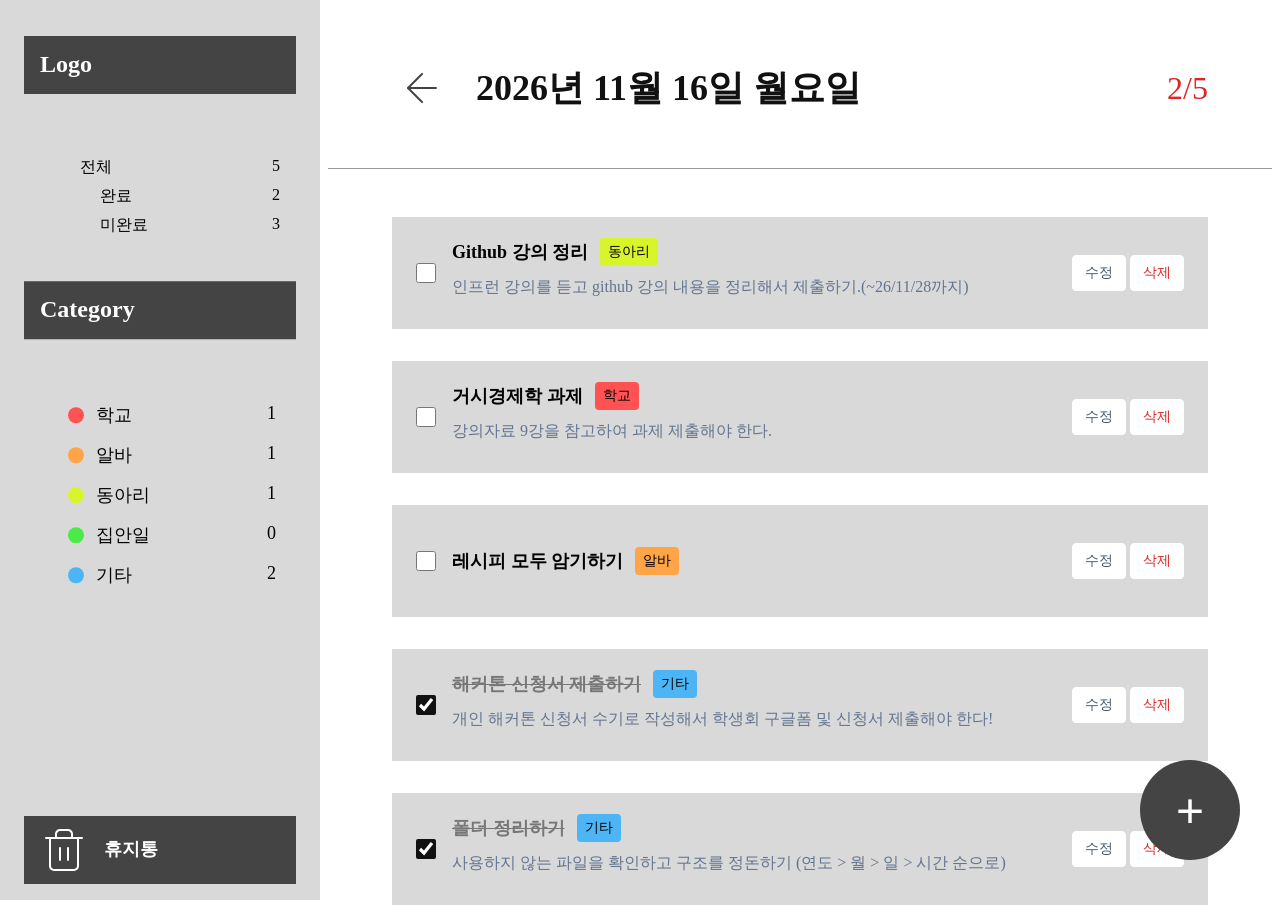
<file: 2026-2/week4/index.html>
<!DOCTYPE html>
<html lang="ko">
  <head>
    <meta charset="UTF-8">
    <title>Todo - COW</title>
    <link rel="stylesheet" href="style.css">
  </head>
  <body>
    <div class="container">
    <nav class="sidebar">
      <h2 class="sidebar-title">Logo</h2>
      <ul class="status-list">
        <li>전체 <span>5</span></li>
        <li class="sub-item">완료 <span>2</span></li>
        <li class="sub-item">미완료 <span>3</span></li>
      </ul>
      
      <section class="category-section">
      <h4 class="sidebar-title category-title">Category</h4>
      <ul class="category-list">
        <li><span class="category-name"><span class="dot school"></span>학교</span><span>1</span></li>
        <li><span class="category-name"><span class="dot work"></span>알바</span><span>1</span></li>
        <li><span class="category-name"><span class="dot club"></span>동아리</span><span>1</span></li>
        <li><span class="category-name"><span class="dot home"></span>집안일</span><span>0</span></li>
        <li><span class="category-name"><span class="dot etc"></span>기타</span><span>2</span></li>
      </ul>
      </section>

      <button class="trash-button sidebar-title" type="button">
        <img src="assets/trash.svg" alt="" class="trash-icon">
        휴지통
      </button>
    </nav>

    <div class="content">

    <header class="header">
      <div class="header-left">
        <button class="before-button" type="button">
        <img src="assets/arrow-left.svg" alt="">
        </button>
        <h1 class="header-date">2026년 11월 16일 월요일</h1>
      </div>
      <span class="header-progress">2/5</span>
    </header>

    <main class="main">
      <ul class="todo-list">
        <!-- 첫 번째 todo list -->
        <li class="todo-item">
          <input type="checkbox" id="todo-1" class="todo-checkbox">
          <div class="todo-content">
            <div class="todo-title-row">
              <label for="todo-1" class="todo-title">Github 강의 정리</label>
              <span class="todo-badge badge-club">동아리</span>
            </div>
            <p class="todo-description">인프런 강의를 듣고 github 강의 내용을 정리해서 제출하기.(~26/11/28까지)</p>
          </div>
          <div class="todo-action">
            <button type="button" class="edit-button">수정</button>
            <button type="button" class="delete-button">삭제</button>
          </div>
        </li>

        <!-- 두 번째 todo list -->
        <li class="todo-item">
          <input type="checkbox" id="todo-2" class="todo-checkbox">
          <div class="todo-content">
            <div class="todo-title-row">
              <label for="todo-2" class="todo-title">거시경제학 과제</label>
              <span class="todo-badge badge-school">학교</span>
            </div>
            <p class="todo-description">강의자료 9강을 참고하여 과제 제출해야 한다.</p>
          </div>
          <div class="todo-action">
            <button type="button" class="edit-button">수정</button>
            <button type="button" class="delete-button">삭제</button>
          </div>
        </li>

        <!-- 세 번째 todo list -->
        <li class="todo-item">
          <input type="checkbox" id="todo-3" class="todo-checkbox">
          <div class="todo-content">
            <div class="todo-title-row">
              <label for="todo-3" class="todo-title">레시피 모두 암기하기</label>
              <span class="todo-badge badge-work">알바</span>
            </div>
            <!-- <p class="todo-description"></p> -->
          </div>
          <div class="todo-action">
            <button type="button" class="edit-button">수정</button>
            <button type="button" class="delete-button">삭제</button>
          </div>
        </li>

        <!-- 네 번째 todo list -->
        <li class="todo-item">
          <input type="checkbox" id="todo-4" class="todo-checkbox" checked>
          <div class="todo-content">
            <div class="todo-title-row">
              <label for="todo-4" class="todo-title">해커톤 신청서 제출하기</label>
              <span class="todo-badge badge-etc">기타</span>
            </div>
            <p class="todo-description">개인 해커톤 신청서 수기로 작성해서 학생회 구글폼 및 신청서 제출해야 한다!</p>
          </div>
          <div class="todo-action">
            <button type="button" class="edit-button">수정</button>
            <button type="button" class="delete-button">삭제</button>
          </div>
        </li>

        <!-- 다섯 번째 todo list -->
        <li class="todo-item">
          <input type="checkbox" id="todo-5" class="todo-checkbox" checked>
          <div class="todo-content">
            <div class="todo-title-row">
              <label for="todo-5" class="todo-title">폴더 정리하기</label>
              <span class="todo-badge badge-etc">기타</span>
            </div>
            <p class="todo-description">사용하지 않는 파일을 확인하고 구조를 정돈하기 (연도 > 월 > 일 > 시간 순으로)</p>
          </div>
          <div class="todo-action">
            <button type="button" class="edit-button">수정</button>
            <button type="button" class="delete-button">삭제</button>
          </div>
        </li>

        <div class="todo-input-area">
          <input type="checkbox" class="todo-checkbox" disabled aria-label="새 일정 체크박스 비활성화">
          <input type="text" class="todo-input"
          placeholder="새로운 일정을 추가해 보세요!" aria-label="새로운 일정">
        </div>
      </ul>

      <button type="button" class="floating-button" aria-label="할 일 추가">
        <span>+</span>
      </button>
    </main>

    </div>
  </div>
  </body>
</html>
</file>
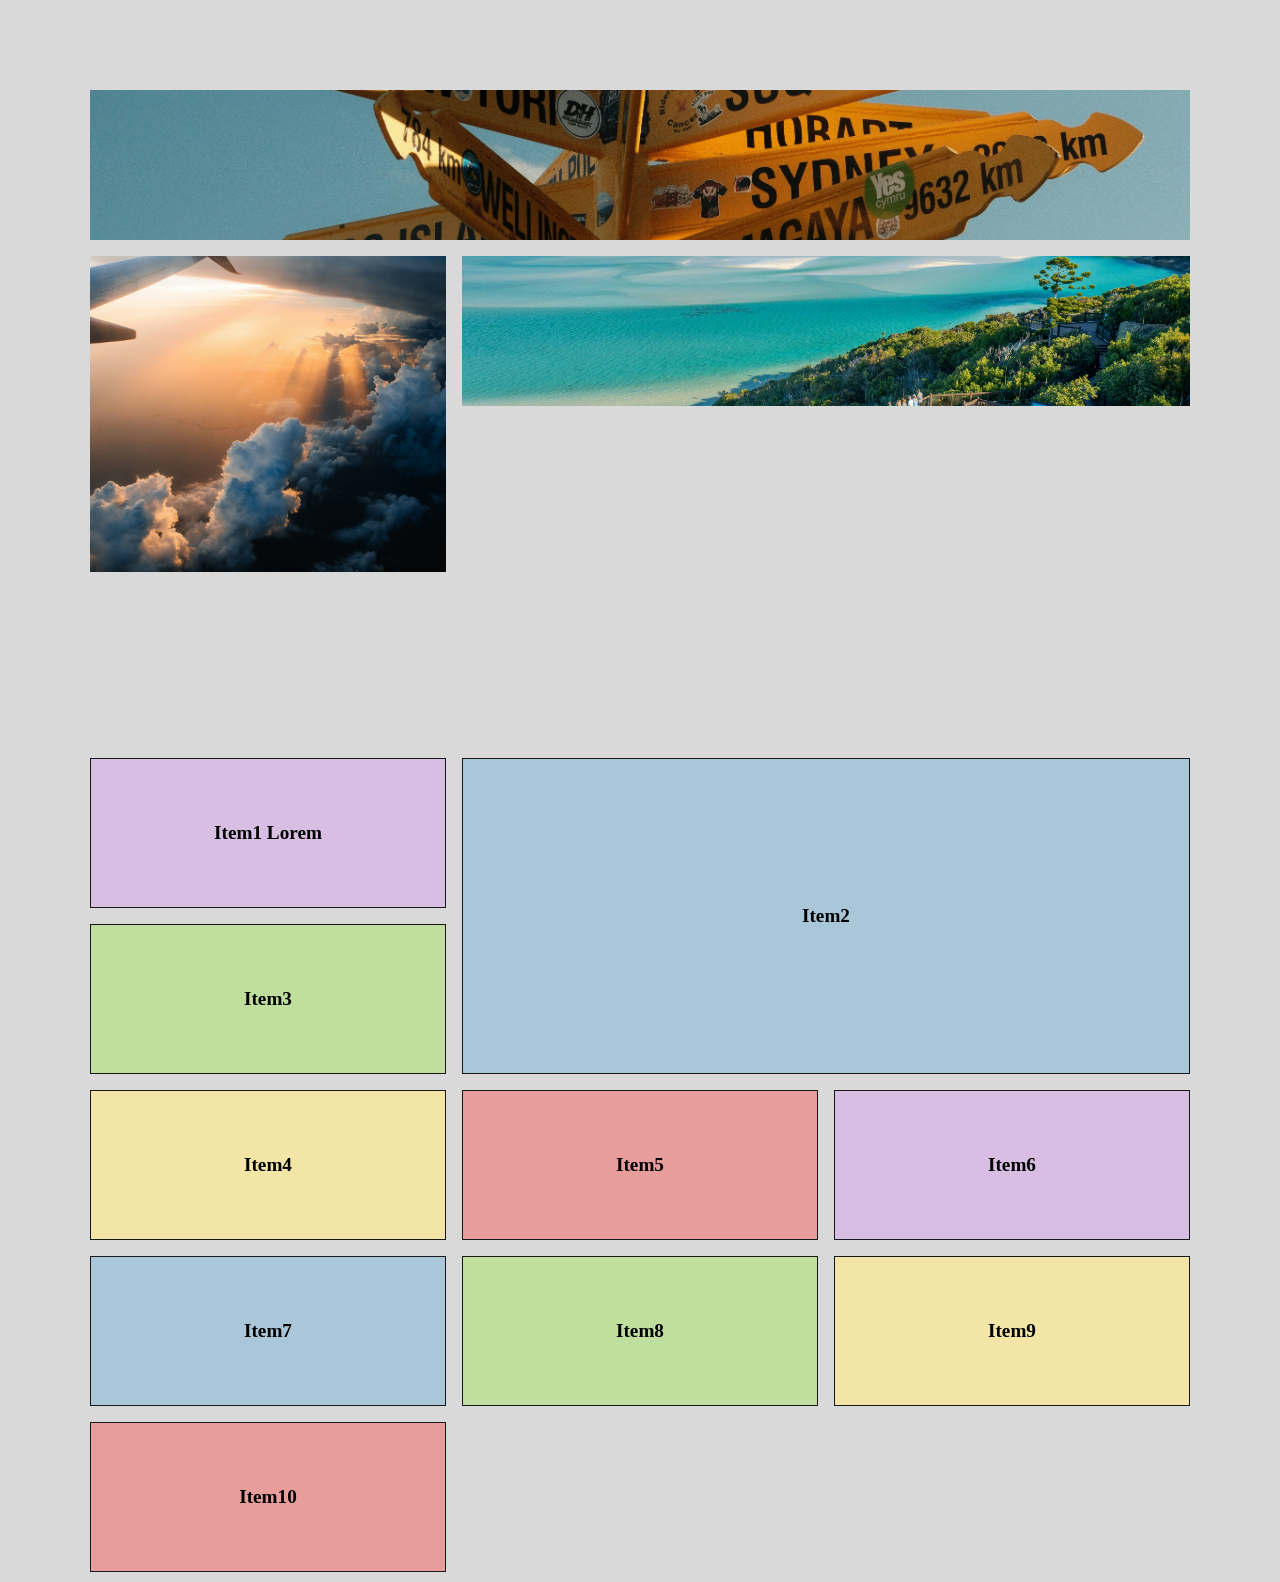
<file: 2026-2/week3/[3주차] grid.html>
<!DOCTYPE html>
<html lang="ko">
  <head>
    <meta charset="UTF-8">
    <meta name="viewport" content="width=device-width">
    <link rel="stylesheet" href="[3주차] grid.css">
    <link rel="stylesheet" href="[3주차] basic-style.css">
    <link rel="stylesheet" href="[3주차] image.css">
    <title>[3주차] CSS Grid 연습</title>
  </head>
  <body>
    <section class="container">
      <img src="unsplash-travel-1.jpg" alt="img" class="image image1">
      <img src="unsplash-travel-2.jpg" alt="img" class="image image2">
      <img src="unsplash-travel-3.jpg" alt="img" class="image image3">
    </section>
    <div class="container">
      <div class="item color1">Item1 Lorem</div>
      <div class="item item2 color2">Item2</div>
      <div class="item color3">Item3</div>
      <div class="item color4">Item4</div>
      <div class="item color5">Item5</div>
      <div class="item color1">Item6</div>
      <div class="item color2">Item7</div>
      <div class="item color3">Item8</div>
      <div class="item color4">Item9</div>
      <div class="item color5">Item10</div>
    </div>
  </body>
</html>
</file>
<file: 2026-2/week4/style.css>
body{
  font-family: Pretendard;
}
.sidebar {
  width: 320px;
  background-color: #d9d9d9;
  min-height: 100vh;
  padding: 16px 24px;
  /* 추가로 공부해야 할 부분 */
  display: flex;
  flex-direction: column;
  /* 보완 */
  height: 100vh;
  position: fixed;
  top:0;
  left:0;
  overflow: hidden;
  box-sizing: border-box;
}

.sidebar-title{
  background-color: #444444;
  color:#ffffff;
  padding: 12px 16px;
  font-size : 24px;
  font-weight: 600;
  line-height: 140%;
}

.status-list{
  list-style: none;
  margin: 40px 12px;
}

.status-list li {
  display:flex;
  justify-content: space-between;
  font-size: 16px;
  padding: 4px;
}

.status-list .sub-item {
  padding-left:24px;
}

.category-section {
  /* margin-top:auto; */
  position: absolute;
  top: 50%;
  left: 24px;
  right: 24px;
  transform: translateY(-50%);
}

.category-list{
  list-style: none;
  margin: 56px 12px;
  padding: 0;
}

.category-list li {
  display: flex;
  justify-content: space-between;
  font-size: 18px;
  padding: 8px;
}

.category-name{
  display: flex;
  align-items: center;
  gap: 12px;
  margin-left: 24px;
}

.dot{
  display: inline-block;
  width: 16px;
  height: 16px;
  border-radius: 50%;
}

.school {
  background-color: #ff5252;
}

.work {
  background-color: #ffa447;
}

.club {
  background-color: #d8f42b;
}

.home {
  background-color: #4bea49;
}

.etc {
  background-color: #4db5f5;
}

.trash-button {
  width: 100%;
  border: none;
  min-height: 52px;
  margin-top: auto;
  padding: 10px 16px;
  font-size: 18px;
  display: flex;
  align-items: center;
  justify-content: left;
  gap: 16px;
  cursor: pointer;
}

/* header */
.container{
  display:flex;
  height:100vh;
}
.content{
  flex:1;
  min-width: 0;
  /* 보완 */
  margin-left: 320px;
  height: 100vh;

  display: flex;
  flex-direction: column;
}

.header{
  height: 160px;
  padding: 0 64px;
  border-bottom: 1px solid #999999;
  display:flex;
  align-items: center;
  justify-content: space-between;
}

.header-left{
  display:flex;
  align-items: center;
  gap: 24px;
}

.before-button{
  border: none;
  background:transparent;
  cursor:pointer;

  display:flex;
  align-items: center;
  justify-content: center;
}

.before-button img{
  width: 48px;
  height: 48px;
}

.header-date{
  font-size: 36px;
  margin:0;
  font-weight: 700;
  line-height: 140%;
  color:#111111;
}

.header-progress{
  font-size: 32px;
  font-weight: 500;
  color:#db2626;
}

/* Main + floating button */
.main{
  position: relative;
  /* min-height: calc(100vh-160px); */
  padding: 48px 64px 100px;

  flex: 1;
  min-height: 0;
  overflow-y: auto;
  /*header는 스크롤 없이 고정  */
  position: relative;

}

.todo-list {
  list-style: none;
  margin: 0;
  padding: 0;

  display: flex;
  flex-direction: column;
  gap: 32px;
}

.todo-item{
  display:flex;
  align-items: center;
  gap: 16px;
  min-height: 80px;
  padding: 16px 24px;
  background-color: #d9d9d9;
}

.todo-checkbox{
  width: 20px;
  height:20px;
  margin:0;
  accent-color: #111111;
  cursor: pointer;
  border-color: #767676;
}

.todo-content{
  flex:1;
  min-width:0;
}

  /* title + badge */
.todo-title-row{
  display: flex;
  align-items: center;
  gap: 12px;
}

.todo-title{
  font-size:18px;
  font-weight: 600;
  cursor: pointer;
}

.todo-description{
  margin:8px 0;
  font-size:16px;
  line-height: 160%;
  color:#62748E;
}

.todo-badge{
  display: inline-block;
  padding: 4px 8px;
  font-size:14px;
  line-height: 140%;
  border-radius: 4px;
}

.badge-school {
  background-color: #ff5252;
}

.badge-work {
  background-color: #ffa447;
}

.badge-club {
  background-color: #d8f42b;
}

.badge-home {
  background-color: #4bea49;
}

.badge-etc {
  background-color: #4db5f5;
}

.todo-item:has(.todo-checkbox:checked) .todo-title{
  text-decoration: line-through;
  color:#777777;
}

.todo-actions{
  display: flex;
  align-items: center;
}

.edit-button, .delete-button{
  padding: 8px 12px;
  font-size: 14px;
  font-weight: 500;
  cursor: pointer;
  border-radius: 4px;
}

.edit-button{
  background-color: #ffffff;
  color: #45556C;
  border: 1px solid #ffffff;
}

.delete-button{
  background-color: #ffffff;
  color:#db2626;
  border: 1px solid #ffffff;
}

.todo-input-area{
  /* margin-top:32px; */
  background-color: #d9d9d9;
  min-height: 80px;

  display: flex;
  align-items: center;
  padding: 16px 24px;

  gap: 16px;
}

.todo-input-area .todo-checkbox:disabled{
  cursor: not-allowed;
  opacity: 80%;

  width: 20px;
  height:20px;

}

.todo-input{
  width: 100%;
  border:none;
  outline: none;
  background: transparent;
  font-size: 18px;
}

.todo-input:placeholder {
  color:#999999;
}

.floating-button{
  position: fixed;
  right: 40px;
  bottom:40px;
  width: 100px;
  height: 100px;
  border-radius: 50%;
  border:none;
  background-color: #444444;
  color: #ffffff;

  font-size: 48px;
  font-weight: lighter;
  cursor: pointer;

  display: flex;
  align-items: center;
  justify-content: center;
}

.floating-button:hover {
  background-color: #333333;
}
</file>
<file: 2026-2/week3/[3주차] grid.css>
.container {
  display:grid;
  grid-template-columns: repeat(5, 1fr);
  grid-auto-rows:minmax(150px, auto);
  grid-gap: 10px;
  padding: 10px;
}

.item2 {
  grid-column: 2 / span 2;
  grid-row-start: 1;
  grid-row-end: 3;
}
</file>
<file: 2026-2/week3/[3주차] basic-style.css>
* {
  box-sizing: border-box;
}

body {
  width: 100vw;
  height: 100vh;
  margin:0;
}

.item {
  display: flex;
  justify-content: center;
  align-items: center;
  border: 1px solid #181818;
  font-size: 1.2rem;
  font-weight: 600;

}

.color1 {
  background-color: #d7bee2;
}
.color2{
  background-color: #a9c7d8;
}
.color3{
  background-color: #c0df9f;
}
.color4{
  background-color: #f2e5a6
}
.color5{
  background-color: #e89d9d;
}
</file>
<file: 2026-2/week3/[3주차] image.css>
body{
  padding: 5rem;
  background-color: #d9d9d9;
}
.container {
  display: grid;
  grid-template-columns: repeat(3,1fr);
  grid-auto-rows: 150px;
  grid-gap: 1rem;
  grid-template-areas:
    'a a a'
    'b c c'
    'b d g'
    'e f g'
}

.image{
  width: 100%;
  height: 100%;
  object-fit: cover;
}

.image1{
  grid-area: a;
}

.image2{
  grid-area: b;
}

.image3{
  grid-area: c;
}
</file>
